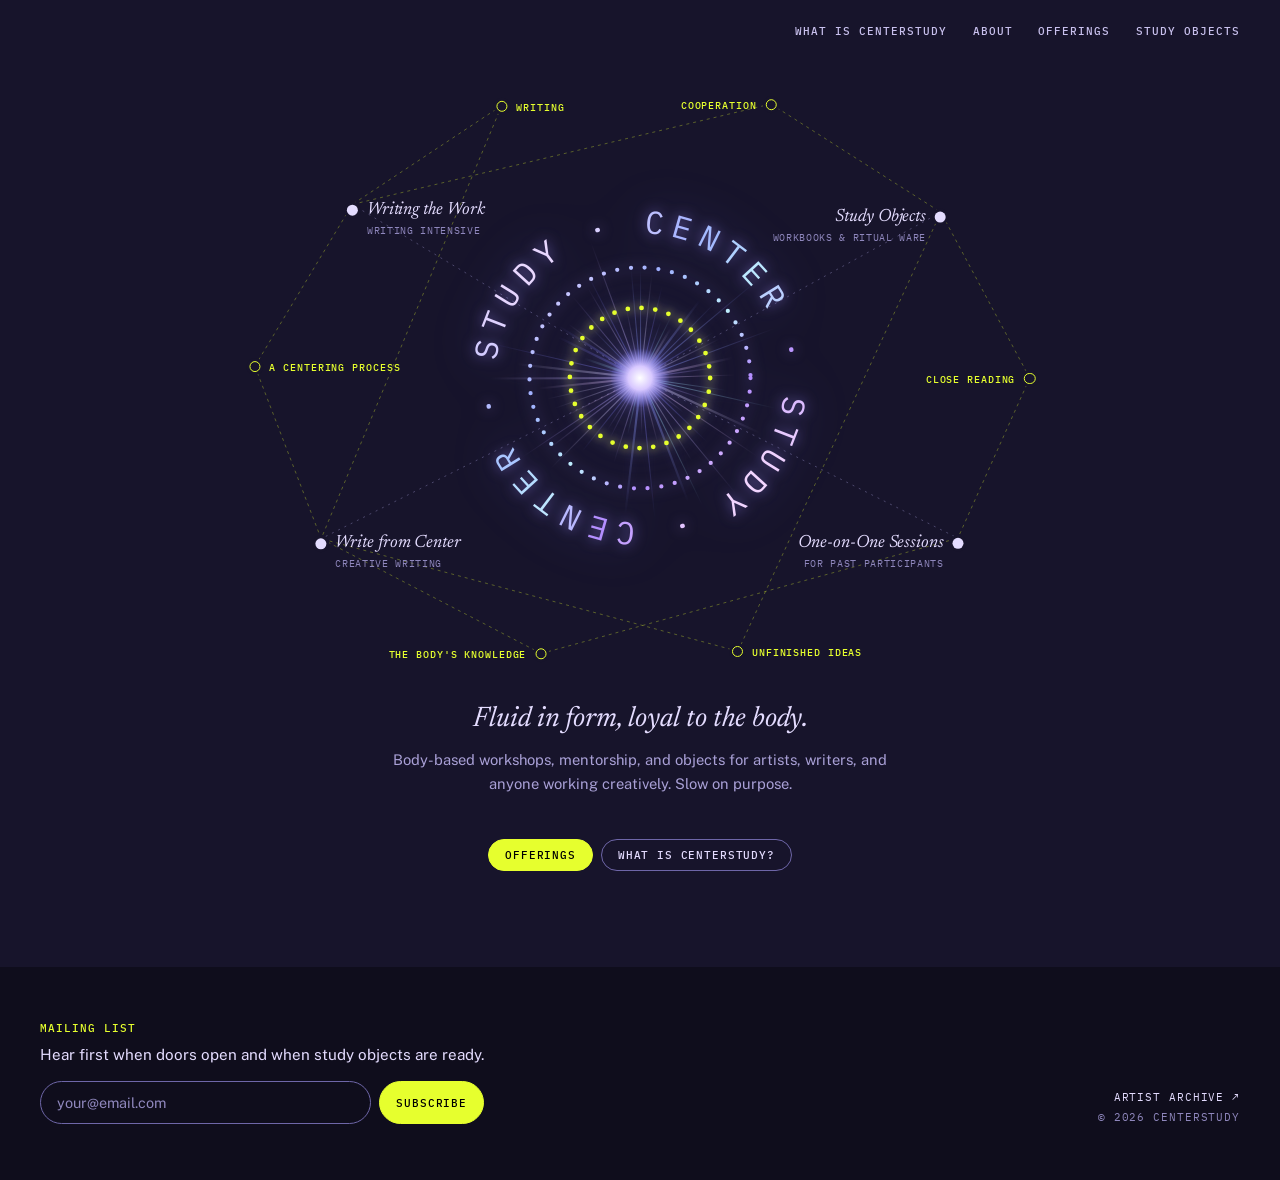
<file: index.html>
<!DOCTYPE html>
<html lang="en">
<head>
<meta charset="utf-8">
<meta name="viewport" content="width=device-width, initial-scale=1, viewport-fit=cover">
<title>centerstudy</title>
<meta name="description" content="Body-based workshops, mentorship, and objects for artists, writers, and anyone working creatively. Slow on purpose.">
<link rel="icon" href="assets/favicon.png">
<link rel="preconnect" href="https://fonts.googleapis.com">
<link rel="preconnect" href="https://fonts.gstatic.com" crossorigin>
<link rel="stylesheet" href="https://fonts.googleapis.com/css2?family=IBM+Plex+Mono:wght@400;500&family=Newsreader:ital,opsz,wght@0,6..72,400;0,6..72,500;1,6..72,400;1,6..72,500&family=Public+Sans:wght@400;500;600&display=swap">
<link rel="stylesheet" href="style.css?v=8">
</head>
<body>
<div class="page home">
<header class="top">
<nav class="topnav" aria-label="Pages">
<a href="what.html">What is centerstudy</a>
<a href="about.html">About</a>
<a href="offerings.html">Offerings</a>
<a href="objects.html">Study Objects</a>
</nav>
</header>
<main class="main">
<div class="orbit" aria-label="What centerstudy is made of"><svg class="orbit-lines" aria-hidden="true"><line class="spoke" data-a="center-mark" data-b="wtw"/><line class="spoke" data-a="center-mark" data-b="wfc"/><line class="spoke" data-a="center-mark" data-b="one"/><line class="spoke" data-a="center-mark" data-b="obj"/><line class="thread" data-a="writing" data-b="wtw"/><line class="thread" data-a="writing" data-b="wfc"/><line class="thread" data-a="center" data-b="wtw"/><line class="thread" data-a="center" data-b="wfc"/><line class="thread" data-a="coop" data-b="obj"/><line class="thread" data-a="coop" data-b="wtw"/><line class="thread" data-a="close" data-b="one"/><line class="thread" data-a="close" data-b="obj"/><line class="thread" data-a="body" data-b="one"/><line class="thread" data-a="body" data-b="wfc"/><line class="thread" data-a="unfinished" data-b="obj"/><line class="thread" data-a="unfinished" data-b="wfc"/></svg><div class="hero-mark"><div data-mark="hero" data-size="340" role="img" aria-label="centerstudy logo"></div></div><a class="node rec " data-k="wtw" data-x="15" data-y="21" href="offerings.html" style="left:15%;top:21%"><span class="dot"></span><span><span class="t">Writing the Work</span><span class="m">Writing intensive</span></span></a><a class="node rec " data-k="wfc" data-x="11" data-y="77" href="offerings.html" style="left:11%;top:77%"><span class="dot"></span><span><span class="t">Write from Center</span><span class="m">Creative writing</span></span></a><a class="node rec l" data-k="one" data-x="89" data-y="77" href="offerings.html" style="left:89%;top:77%"><span class="dot"></span><span><span class="t">One-on-One Sessions</span><span class="m">For past participants</span></span></a><a class="node rec l" data-k="obj" data-x="87" data-y="22" href="objects.html" style="left:87%;top:22%"><span class="dot"></span><span><span class="t">Study Objects</span><span class="m">Workbooks &amp; ritual ware</span></span></a><a class="node thread " data-k="writing" data-x="33" data-y="4" href="what.html" title="At its core are writing, a centering process, and cooperation." style="left:33%;top:4%"><span class="dot"></span><span class="t">Writing</span></a><a class="node thread l" data-k="coop" data-x="66" data-y="4" href="what.html" title="At its core are writing, a centering process, and cooperation." style="left:66%;top:4%"><span class="dot"></span><span class="t">Cooperation</span></a><a class="node thread " data-k="center" data-x="2.5" data-y="48" href="what.html" title="At its core are writing, a centering process, and cooperation." style="left:2.5%;top:48%"><span class="dot"></span><span class="t">A centering process</span></a><a class="node thread l" data-k="close" data-x="97.5" data-y="50" href="what.html" title="Close reading: of the work, of one another, and of what the body already knows." style="left:97.5%;top:50%"><span class="dot"></span><span class="t">Close reading</span></a><a class="node thread l" data-k="body" data-x="38" data-y="96" href="what.html" title="The body's knowledge and intuition." style="left:38%;top:96%"><span class="dot"></span><span class="t">The body's knowledge</span></a><a class="node thread " data-k="unfinished" data-x="62" data-y="96" href="what.html" title="Ideas that are imperfect and unfinished, because that is where the gems are." style="left:62%;top:96%"><span class="dot"></span><span class="t">Unfinished ideas</span></a></div>
<h1 class="headline">Fluid in form, loyal to the body.</h1>
<p class="lede">Body-based workshops, mentorship, and objects for artists, writers, and anyone working creatively. Slow on purpose.</p>
<div class="actions">
<a href="offerings.html" class="btn solid">Offerings</a>
<a href="what.html" class="btn">What is centerstudy?</a>
</div>
</main>
<footer class="foot" id="mailing-list">
<div class="signup">
<span class="label">Mailing list</span>
<p>Hear first when doors open and when study objects are ready.</p>
<form action="https://buttondown.com/api/emails/embed-subscribe/centerstudy" method="post" target="_blank" class="embeddable-buttondown-form">
<label for="bd-email" class="visually-hidden">Enter your email</label>
<input type="email" name="email" id="bd-email" class="field" required placeholder="your@email.com">
<button type="submit" class="btn solid">Subscribe</button>
</form>
</div>
<div class="foot-meta">
<a href="https://aminaross.info" target="_blank" rel="noopener">Artist archive &#8599;</a>
<span>&copy; 2026 centerstudy</span>
</div>
</footer>
</div>
<script src="constellation.js?v=8"></script>
<script src="logo.js?v=8"></script>
</body>
</html>
</file>
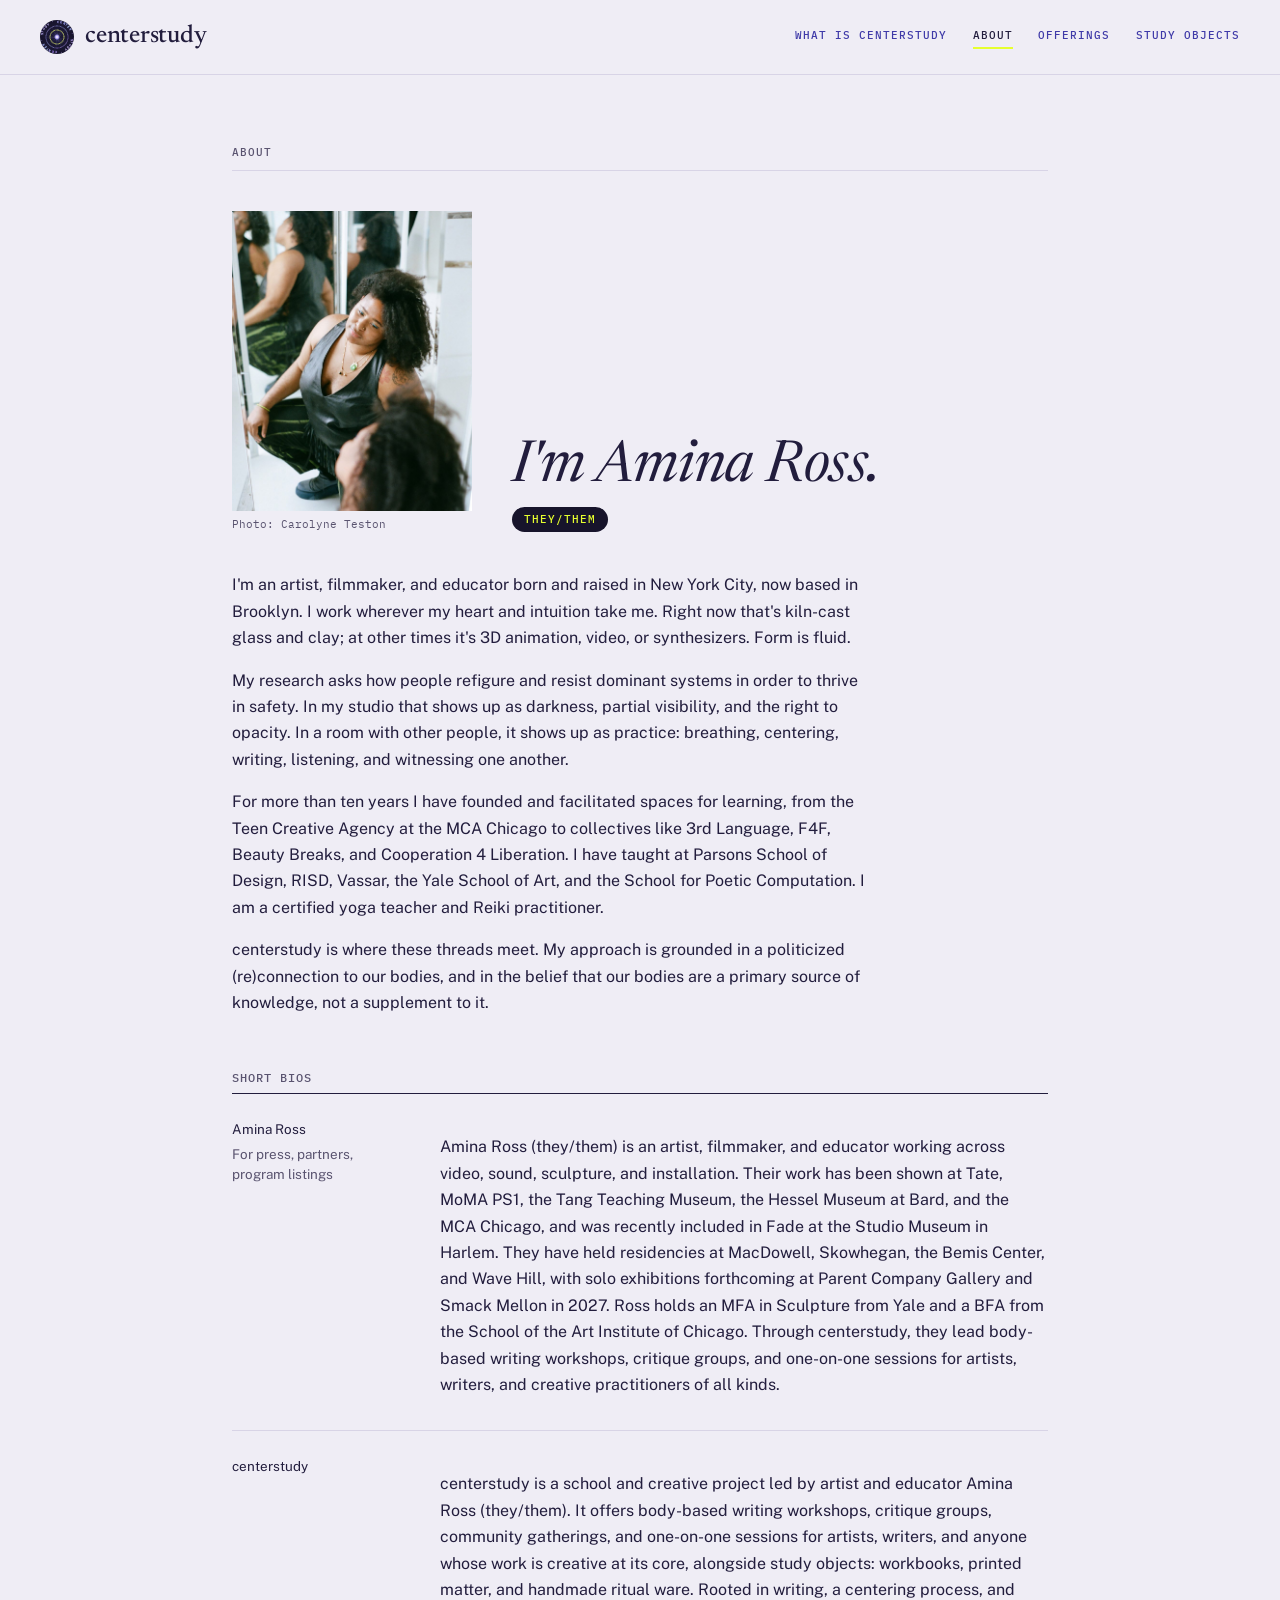
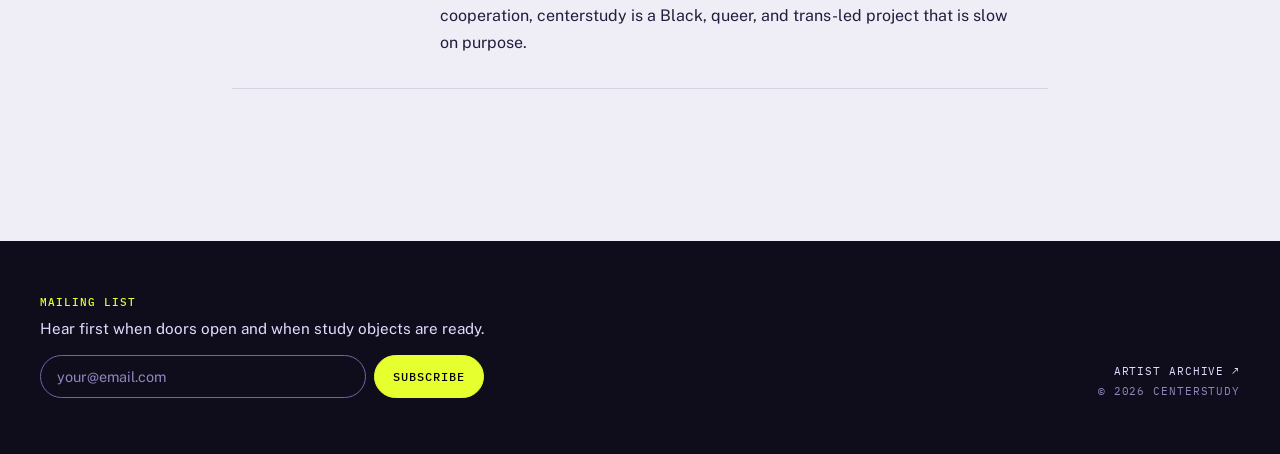
<file: about.html>
<!DOCTYPE html>
<html lang="en">
<head>
<meta charset="utf-8">
<meta name="viewport" content="width=device-width, initial-scale=1, viewport-fit=cover">
<title>About · centerstudy</title>
<meta name="description" content="Body-based workshops, mentorship, and objects for artists, writers, and anyone working creatively. Slow on purpose.">
<link rel="icon" href="assets/favicon.png">
<link rel="preconnect" href="https://fonts.googleapis.com">
<link rel="preconnect" href="https://fonts.gstatic.com" crossorigin>
<link rel="stylesheet" href="https://fonts.googleapis.com/css2?family=IBM+Plex+Mono:wght@400;500&family=Newsreader:ital,opsz,wght@0,6..72,400;0,6..72,500;1,6..72,400;1,6..72,500&family=Public+Sans:wght@400;500;600&display=swap">
<link rel="stylesheet" href="style.css?v=8">
</head>
<body>
<div class="page">
<header class="top">
<a class="brand" href="index.html"><span data-mark="small" data-size="34" data-disc="1" aria-hidden="true"></span><span>centerstudy</span></a>
<nav class="topnav" aria-label="Pages">
<a href="what.html">What is centerstudy</a>
<a href="about.html" aria-current="page">About</a>
<a href="offerings.html">Offerings</a>
<a href="objects.html">Study Objects</a>
</nav>
</header>
<main class="main">
<div class="pagebar"><h1 class="label">About</h1></div>
<div class="portrait-row">
<figure class="portrait"><img src="assets/amina-ross.jpg" alt="Amina Ross" width="994" height="1500"><figcaption>Photo: Carolyne Teston</figcaption></figure>
<div><h2 class="headline" style="margin-bottom:0">I'm Amina Ross.</h2><span class="pronouns">they/them</span></div>
</div>
<div class="prose">
<p>I'm an artist, filmmaker, and educator born and raised in New York City, now based in Brooklyn. I work wherever my heart and intuition take me. Right now that's kiln-cast glass and clay; at other times it's 3D animation, video, or synthesizers. Form is fluid.</p>
<p>My research asks how people refigure and resist dominant systems in order to thrive in safety. In my studio that shows up as darkness, partial visibility, and the right to opacity. In a room with other people, it shows up as practice: breathing, centering, writing, listening, and witnessing one another.</p>
<p>For more than ten years I have founded and facilitated spaces for learning, from the Teen Creative Agency at the MCA Chicago to collectives like 3rd Language, F4F, Beauty Breaks, and Cooperation 4 Liberation. I have taught at Parsons School of Design, RISD, Vassar, the Yale School of Art, and the School for Poetic Computation. I am a certified yoga teacher and Reiki practitioner.</p>
<p>centerstudy is where these threads meet. My approach is grounded in a politicized (re)connection to our bodies, and in the belief that our bodies are a primary source of knowledge, not a supplement to it.</p>
</div>
<section class="group" style="margin-top:3.5rem">
<h2 class="group-label">Short bios</h2>
<article class="record">
<div class="meta"><p>Amina Ross</p><p class="quiet">For press, partners, program listings</p></div>
<div class="body">
<div class="desc"><p>Amina Ross (they/them) is an artist, filmmaker, and educator working across video, sound, sculpture, and installation. Their work has been shown at Tate, MoMA PS1, the Tang Teaching Museum, the Hessel Museum at Bard, and the MCA Chicago, and was recently included in Fade at the Studio Museum in Harlem. They have held residencies at MacDowell, Skowhegan, the Bemis Center, and Wave Hill, with solo exhibitions forthcoming at Parent Company Gallery and Smack Mellon in 2027. Ross holds an MFA in Sculpture from Yale and a BFA from the School of the Art Institute of Chicago. Through centerstudy, they lead body-based writing workshops, critique groups, and one-on-one sessions for artists, writers, and creative practitioners of all kinds.</p></div>
</div>
</article>
<article class="record">
<div class="meta"><p>centerstudy</p></div>
<div class="body">
<div class="desc"><p>centerstudy is a school and creative project led by artist and educator Amina Ross (they/them). It offers body-based writing workshops, critique groups, community gatherings, and one-on-one sessions for artists, writers, and anyone whose work is creative at its core, alongside study objects: workbooks, printed matter, and handmade ritual ware. Rooted in writing, a centering process, and cooperation, centerstudy is a Black, queer, and trans-led project that is slow on purpose.</p></div>
</div>
</article>
</section>
</main>
<footer class="foot" id="mailing-list">
<div class="signup">
<span class="label">Mailing list</span>
<p>Hear first when doors open and when study objects are ready.</p>
<form action="https://buttondown.com/api/emails/embed-subscribe/centerstudy" method="post" target="_blank" class="embeddable-buttondown-form">
<label for="bd-email" class="visually-hidden">Enter your email</label>
<input type="email" name="email" id="bd-email" class="field" required placeholder="your@email.com">
<button type="submit" class="btn solid">Subscribe</button>
</form>
</div>
<div class="foot-meta">
<a href="https://aminaross.info" target="_blank" rel="noopener">Artist archive &#8599;</a>
<span>&copy; 2026 centerstudy</span>
</div>
</footer>
</div>
<script src="logo.js?v=8"></script>
</body>
</html>
</file>
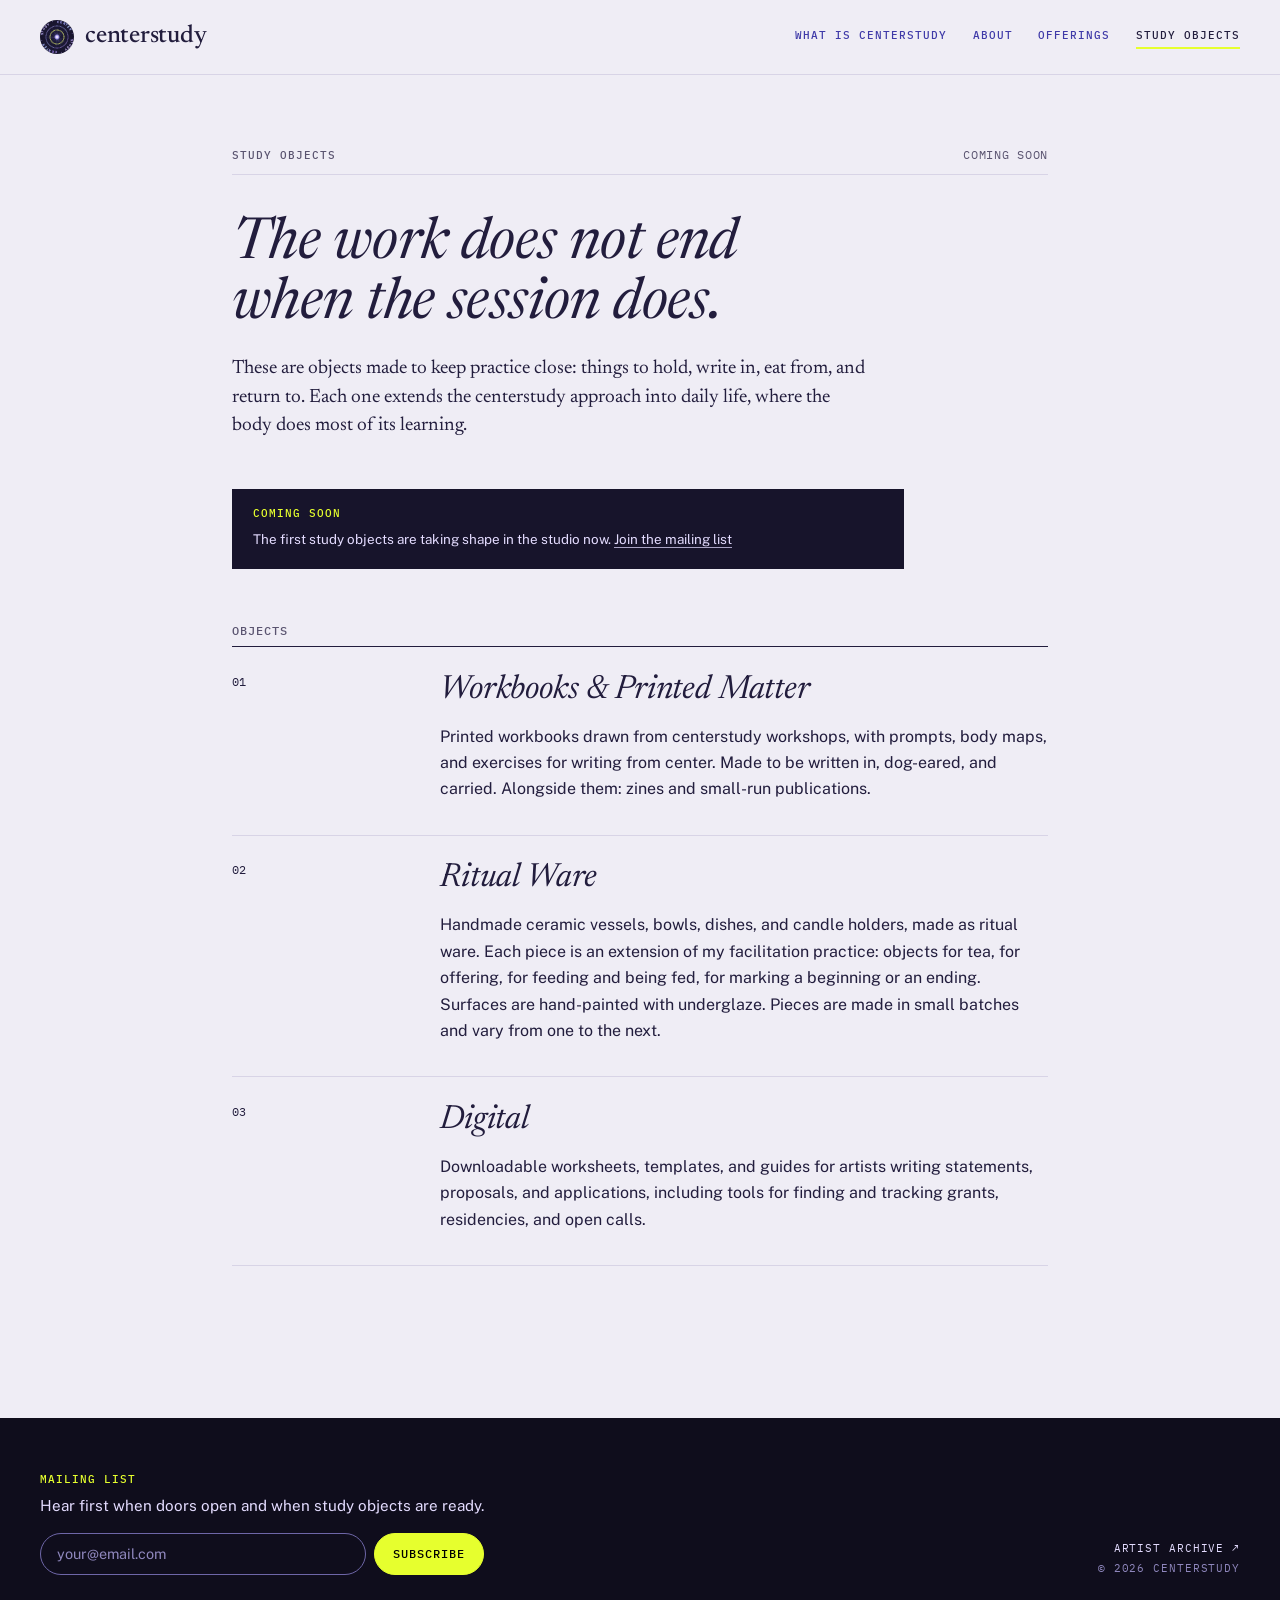
<file: objects.html>
<!DOCTYPE html>
<html lang="en">
<head>
<meta charset="utf-8">
<meta name="viewport" content="width=device-width, initial-scale=1, viewport-fit=cover">
<title>Study Objects · centerstudy</title>
<meta name="description" content="Body-based workshops, mentorship, and objects for artists, writers, and anyone working creatively. Slow on purpose.">
<link rel="icon" href="assets/favicon.png">
<link rel="preconnect" href="https://fonts.googleapis.com">
<link rel="preconnect" href="https://fonts.gstatic.com" crossorigin>
<link rel="stylesheet" href="https://fonts.googleapis.com/css2?family=IBM+Plex+Mono:wght@400;500&family=Newsreader:ital,opsz,wght@0,6..72,400;0,6..72,500;1,6..72,400;1,6..72,500&family=Public+Sans:wght@400;500;600&display=swap">
<link rel="stylesheet" href="style.css?v=8">
</head>
<body>
<div class="page">
<header class="top">
<a class="brand" href="index.html"><span data-mark="small" data-size="34" data-disc="1" aria-hidden="true"></span><span>centerstudy</span></a>
<nav class="topnav" aria-label="Pages">
<a href="what.html">What is centerstudy</a>
<a href="about.html">About</a>
<a href="offerings.html">Offerings</a>
<a href="objects.html" aria-current="page">Study Objects</a>
</nav>
</header>
<main class="main">
<div class="pagebar"><h1 class="label">Study Objects</h1><span class="status">Coming soon</span></div>
<h2 class="headline">The work does not end when the session does.</h2>
<p class="lede">These are objects made to keep practice close: things to hold, write in, eat from, and return to. Each one extends the centerstudy approach into daily life, where the body does most of its learning.</p>
<div class="note" style="margin-bottom:3.5rem">
<span class="label">Coming soon</span>
<p>The first study objects are taking shape in the studio now. <a href="#mailing-list">Join the mailing list</a></p>
</div>
<section class="group">
<h2 class="group-label">Objects</h2>
<article class="record">
<div class="meta"><p class="dates">01</p></div>
<div class="body">
<h3 class="title">Workbooks &amp; Printed Matter</h3>
<div class="desc"><p>Printed workbooks drawn from centerstudy workshops, with prompts, body maps, and exercises for writing from center. Made to be written in, dog-eared, and carried. Alongside them: zines and small-run publications.</p></div>
</div>
</article>
<article class="record">
<div class="meta"><p class="dates">02</p></div>
<div class="body">
<h3 class="title">Ritual Ware</h3>
<div class="desc"><p>Handmade ceramic vessels, bowls, dishes, and candle holders, made as ritual ware. Each piece is an extension of my facilitation practice: objects for tea, for offering, for feeding and being fed, for marking a beginning or an ending. Surfaces are hand-painted with underglaze. Pieces are made in small batches and vary from one to the next.</p></div>
</div>
</article>
<article class="record">
<div class="meta"><p class="dates">03</p></div>
<div class="body">
<h3 class="title">Digital</h3>
<div class="desc"><p>Downloadable worksheets, templates, and guides for artists writing statements, proposals, and applications, including tools for finding and tracking grants, residencies, and open calls.</p></div>
</div>
</article>
</section>
</main>
<footer class="foot" id="mailing-list">
<div class="signup">
<span class="label">Mailing list</span>
<p>Hear first when doors open and when study objects are ready.</p>
<form action="https://buttondown.com/api/emails/embed-subscribe/centerstudy" method="post" target="_blank" class="embeddable-buttondown-form">
<label for="bd-email" class="visually-hidden">Enter your email</label>
<input type="email" name="email" id="bd-email" class="field" required placeholder="your@email.com">
<button type="submit" class="btn solid">Subscribe</button>
</form>
</div>
<div class="foot-meta">
<a href="https://aminaross.info" target="_blank" rel="noopener">Artist archive &#8599;</a>
<span>&copy; 2026 centerstudy</span>
</div>
</footer>
</div>
<script src="logo.js?v=8"></script>
</body>
</html>
</file>
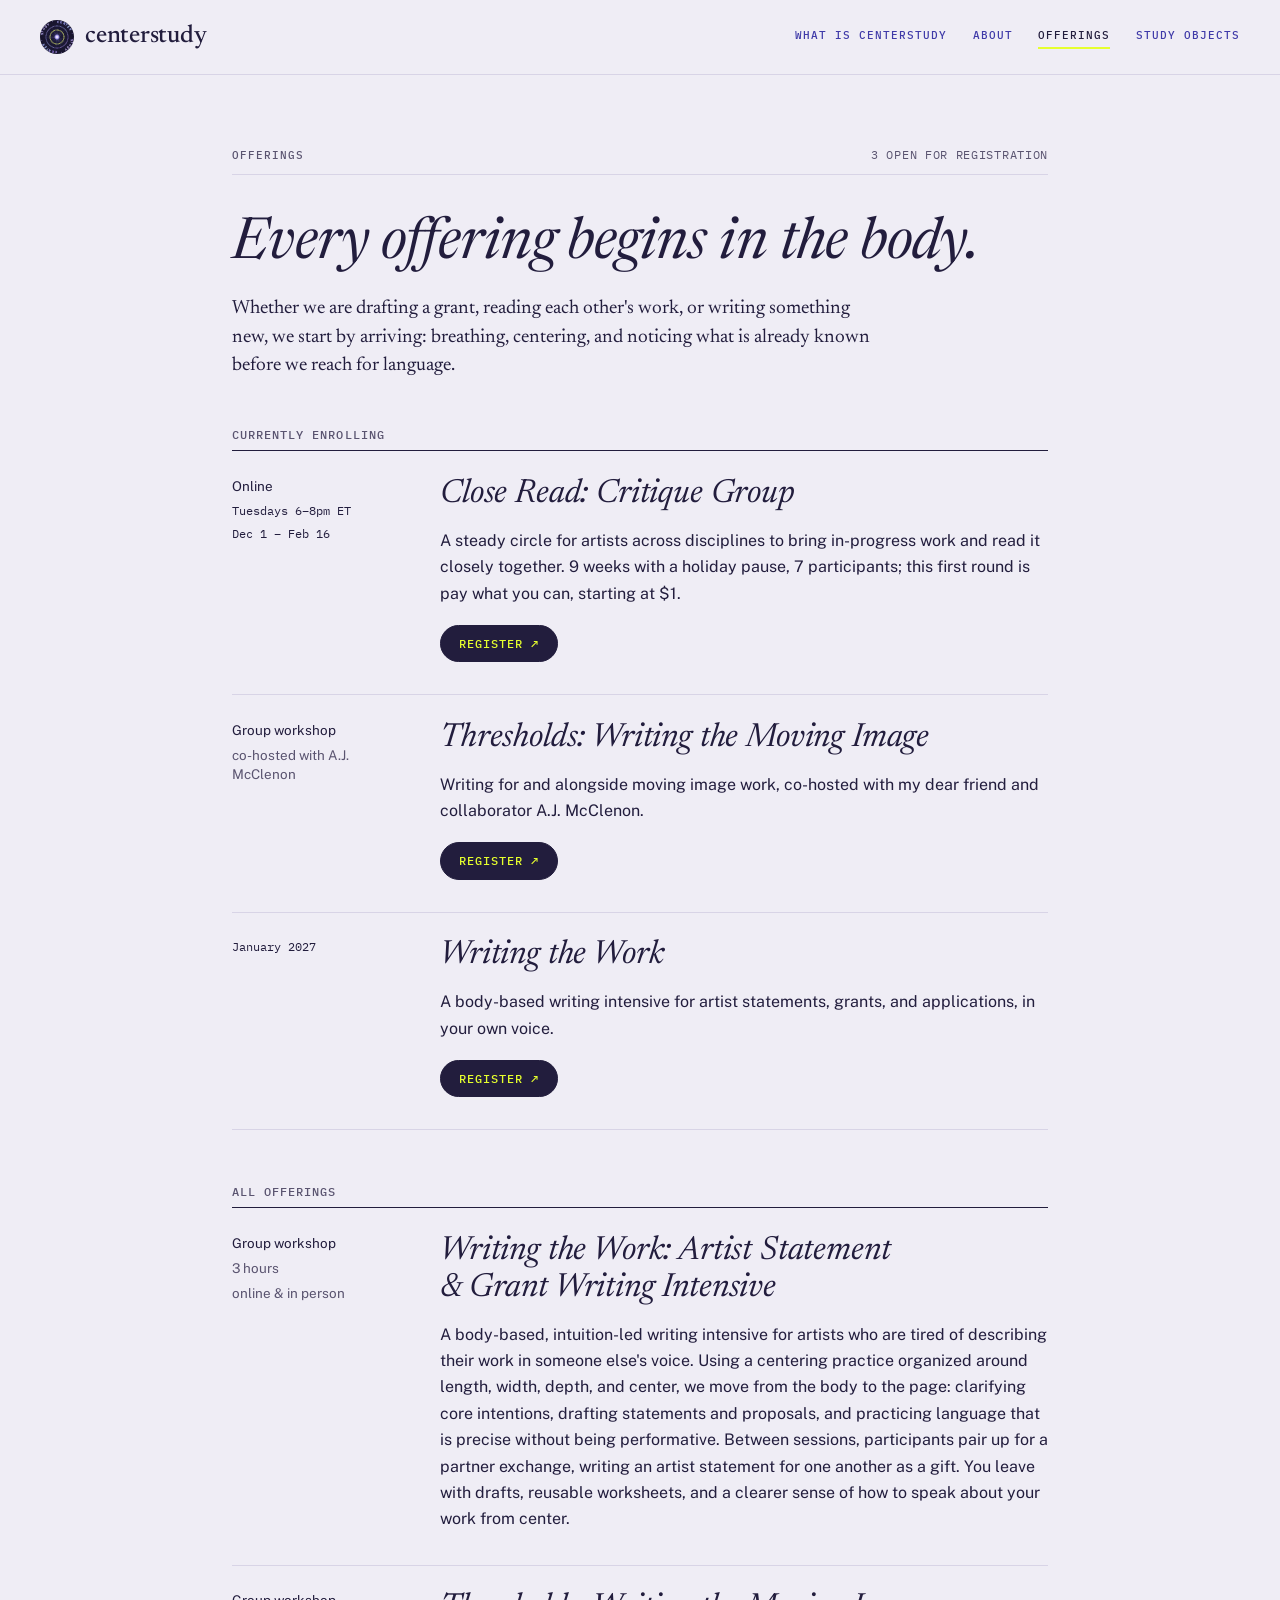
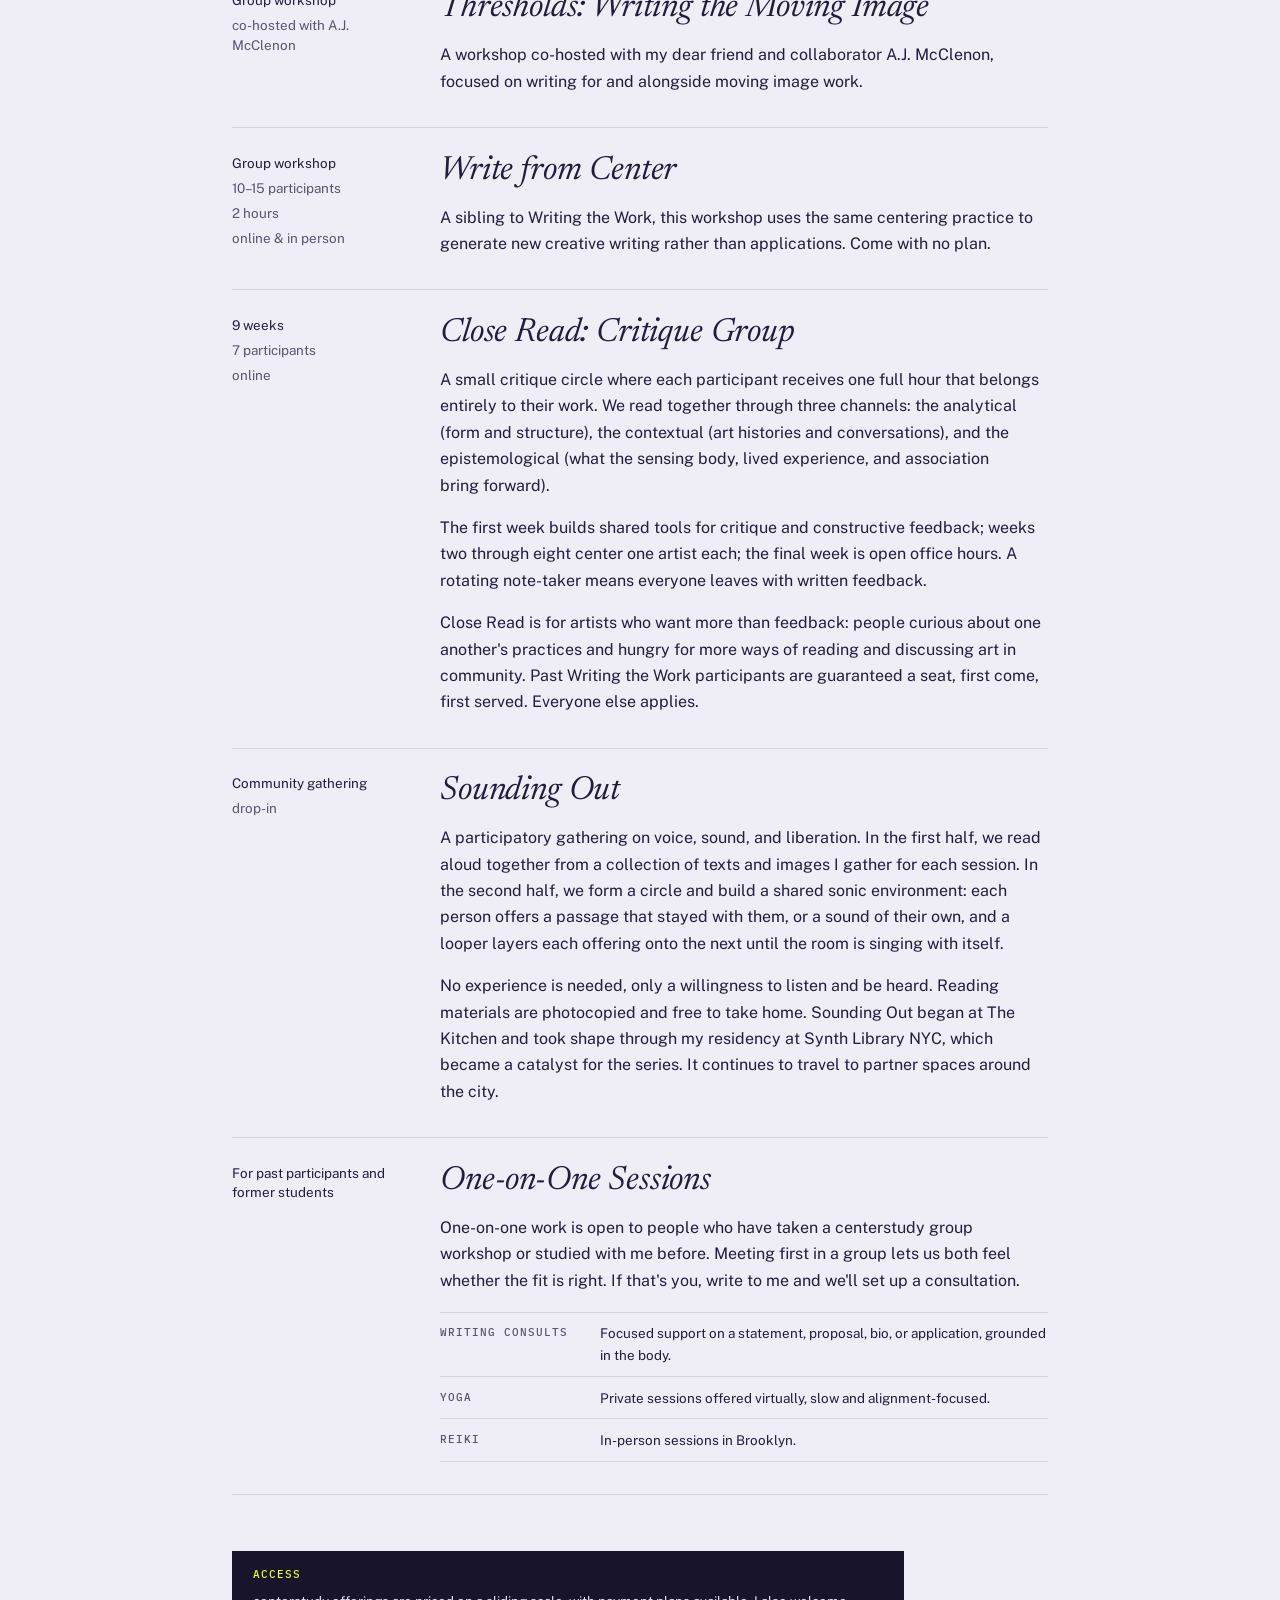
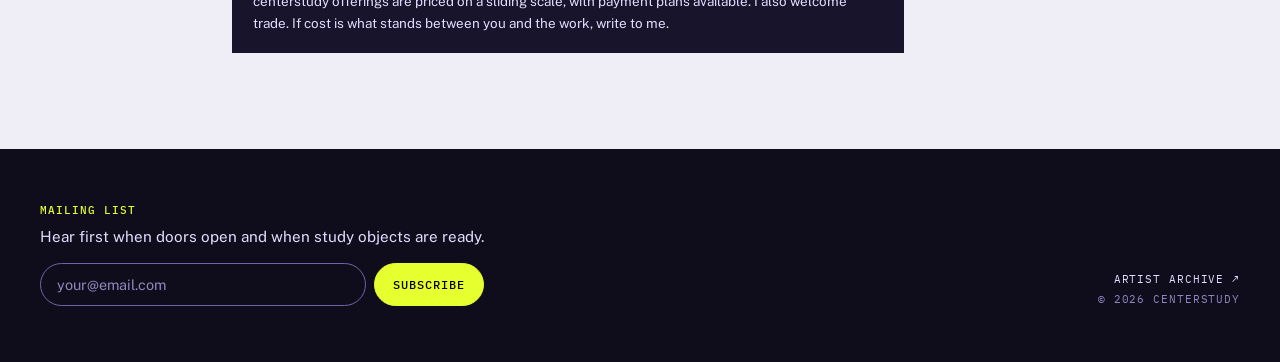
<file: offerings.html>
<!DOCTYPE html>
<html lang="en">
<head>
<meta charset="utf-8">
<meta name="viewport" content="width=device-width, initial-scale=1, viewport-fit=cover">
<title>Offerings · centerstudy</title>
<meta name="description" content="Body-based workshops, mentorship, and objects for artists, writers, and anyone working creatively. Slow on purpose.">
<link rel="icon" href="assets/favicon.png">
<link rel="preconnect" href="https://fonts.googleapis.com">
<link rel="preconnect" href="https://fonts.gstatic.com" crossorigin>
<link rel="stylesheet" href="https://fonts.googleapis.com/css2?family=IBM+Plex+Mono:wght@400;500&family=Newsreader:ital,opsz,wght@0,6..72,400;0,6..72,500;1,6..72,400;1,6..72,500&family=Public+Sans:wght@400;500;600&display=swap">
<link rel="stylesheet" href="style.css?v=8">
</head>
<body>
<div class="page">
<header class="top">
<a class="brand" href="index.html"><span data-mark="small" data-size="34" data-disc="1" aria-hidden="true"></span><span>centerstudy</span></a>
<nav class="topnav" aria-label="Pages">
<a href="what.html">What is centerstudy</a>
<a href="about.html">About</a>
<a href="offerings.html" aria-current="page">Offerings</a>
<a href="objects.html">Study Objects</a>
</nav>
</header>
<main class="main">
<div class="pagebar"><h1 class="label">Offerings</h1><span class="status">3 open for registration</span></div>
<h2 class="headline">Every offering begins in the body.</h2>
<p class="lede">Whether we are drafting a grant, reading each other's work, or writing something new, we start by arriving: breathing, centering, and noticing what is already known before we reach for language.</p>
<section class="group">
<h2 class="group-label">Currently enrolling</h2>
<article class="record">
<div class="meta"><p>Online</p><p class="dates">Tuesdays 6–8pm ET</p><p class="dates">Dec 1 – Feb 16</p></div>
<div class="body">
<h3 class="title">Close Read: Critique Group</h3>
<div class="desc"><p>A steady circle for artists across disciplines to bring in-progress work and read it closely together. 9 weeks with a holiday pause, 7 participants; this first round is pay what you can, starting at $1.</p></div>
<div class="actions"><a href="https://www.eventbrite.com/e/close-read-critique-group-tickets-2004155461937?aff=oddtdtcreator&amp;keep_tld=true" target="_blank" rel="noopener" class="btn solid">Register &#8599;</a></div>
</div>
</article>
<article class="record">
<div class="meta"><p>Group workshop</p><p class="quiet">co-hosted with A.J. McClenon</p></div>
<div class="body">
<h3 class="title">Thresholds: Writing the Moving Image</h3>
<div class="desc"><p>Writing for and alongside moving image work, co-hosted with my dear friend and collaborator A.J. McClenon.</p></div>
<div class="actions"><a href="https://www.eventbrite.com/e/thresholds-writing-the-moving-image-tickets-2004049461888" target="_blank" rel="noopener" class="btn solid">Register &#8599;</a></div>
</div>
</article>
<article class="record">
<div class="meta"><p class="dates">January 2027</p></div>
<div class="body">
<h3 class="title">Writing the Work</h3>
<div class="desc"><p>A body-based writing intensive for artist statements, grants, and applications, in your own voice.</p></div>
<div class="actions"><a href="https://www.eventbrite.com/e/writing-the-work-artist-statement-grant-writing-intensive-january-tickets-2004081262003" target="_blank" rel="noopener" class="btn solid">Register &#8599;</a></div>
</div>
</article>
</section>
<section class="group">
<h2 class="group-label">All offerings</h2>
<article class="record">
<div class="meta"><p>Group workshop</p><p class="quiet">3 hours</p><p class="quiet">online &amp; in person</p></div>
<div class="body">
<h3 class="title">Writing the Work: Artist Statement &amp; Grant Writing Intensive</h3>
<div class="desc"><p>A body-based, intuition-led writing intensive for artists who are tired of describing their work in someone else's voice. Using a centering practice organized around length, width, depth, and center, we move from the body to the page: clarifying core intentions, drafting statements and proposals, and practicing language that is precise without being performative. Between sessions, participants pair up for a partner exchange, writing an artist statement for one another as a gift. You leave with drafts, reusable worksheets, and a clearer sense of how to speak about your work from center.</p></div>
</div>
</article>
<article class="record">
<div class="meta"><p>Group workshop</p><p class="quiet">co-hosted with A.J. McClenon</p></div>
<div class="body">
<h3 class="title">Thresholds: Writing the Moving Image</h3>
<div class="desc"><p>A workshop co-hosted with my dear friend and collaborator A.J. McClenon, focused on writing for and alongside moving image work.</p></div>
</div>
</article>
<article class="record">
<div class="meta"><p>Group workshop</p><p class="quiet">10–15 participants</p><p class="quiet">2 hours</p><p class="quiet">online &amp; in person</p></div>
<div class="body">
<h3 class="title">Write from Center</h3>
<div class="desc"><p>A sibling to Writing the Work, this workshop uses the same centering practice to generate new creative writing rather than applications. Come with no plan.</p></div>
</div>
</article>
<article class="record">
<div class="meta"><p>9 weeks</p><p class="quiet">7 participants</p><p class="quiet">online</p></div>
<div class="body">
<h3 class="title">Close Read: Critique Group</h3>
<div class="desc"><p>A small critique circle where each participant receives one full hour that belongs entirely to their work. We read together through three channels: the analytical (form and structure), the contextual (art histories and conversations), and the epistemological (what the sensing body, lived experience, and association bring forward).</p><p>The first week builds shared tools for critique and constructive feedback; weeks two through eight center one artist each; the final week is open office hours. A rotating note-taker means everyone leaves with written feedback.</p><p>Close Read is for artists who want more than feedback: people curious about one another's practices and hungry for more ways of reading and discussing art in community. Past Writing the Work participants are guaranteed a seat, first come, first served. Everyone else applies.</p></div>
</div>
</article>
<article class="record">
<div class="meta"><p>Community gathering</p><p class="quiet">drop-in</p></div>
<div class="body">
<h3 class="title">Sounding Out</h3>
<div class="desc"><p>A participatory gathering on voice, sound, and liberation. In the first half, we read aloud together from a collection of texts and images I gather for each session. In the second half, we form a circle and build a shared sonic environment: each person offers a passage that stayed with them, or a sound of their own, and a looper layers each offering onto the next until the room is singing with itself.</p><p>No experience is needed, only a willingness to listen and be heard. Reading materials are photocopied and free to take home. Sounding Out began at The Kitchen and took shape through my residency at Synth Library NYC, which became a catalyst for the series. It continues to travel to partner spaces around the city.</p></div>
</div>
</article>
<article class="record">
<div class="meta"><p>For past participants and former students</p></div>
<div class="body">
<h3 class="title">One-on-One Sessions</h3>
<div class="desc"><p>One-on-one work is open to people who have taken a centerstudy group workshop or studied with me before. Meeting first in a group lets us both feel whether the fit is right. If that's you, write to me and we'll set up a consultation.</p><ul class="list"><li><span class="k">Writing consults</span><span>Focused support on a statement, proposal, bio, or application, grounded in the body.</span></li><li><span class="k">Yoga</span><span>Private sessions offered virtually, slow and alignment-focused.</span></li><li><span class="k">Reiki</span><span>In-person sessions in Brooklyn.</span></li></ul></div>
</div>
</article>
</section>
<div class="note">
<span class="label">Access</span>
<p>centerstudy offerings are priced on a sliding scale, with payment plans available. I also welcome trade. If cost is what stands between you and the work, write to me.</p>
</div>
</main>
<footer class="foot" id="mailing-list">
<div class="signup">
<span class="label">Mailing list</span>
<p>Hear first when doors open and when study objects are ready.</p>
<form action="https://buttondown.com/api/emails/embed-subscribe/centerstudy" method="post" target="_blank" class="embeddable-buttondown-form">
<label for="bd-email" class="visually-hidden">Enter your email</label>
<input type="email" name="email" id="bd-email" class="field" required placeholder="your@email.com">
<button type="submit" class="btn solid">Subscribe</button>
</form>
</div>
<div class="foot-meta">
<a href="https://aminaross.info" target="_blank" rel="noopener">Artist archive &#8599;</a>
<span>&copy; 2026 centerstudy</span>
</div>
</footer>
</div>
<script src="logo.js?v=8"></script>
</body>
</html>
</file>
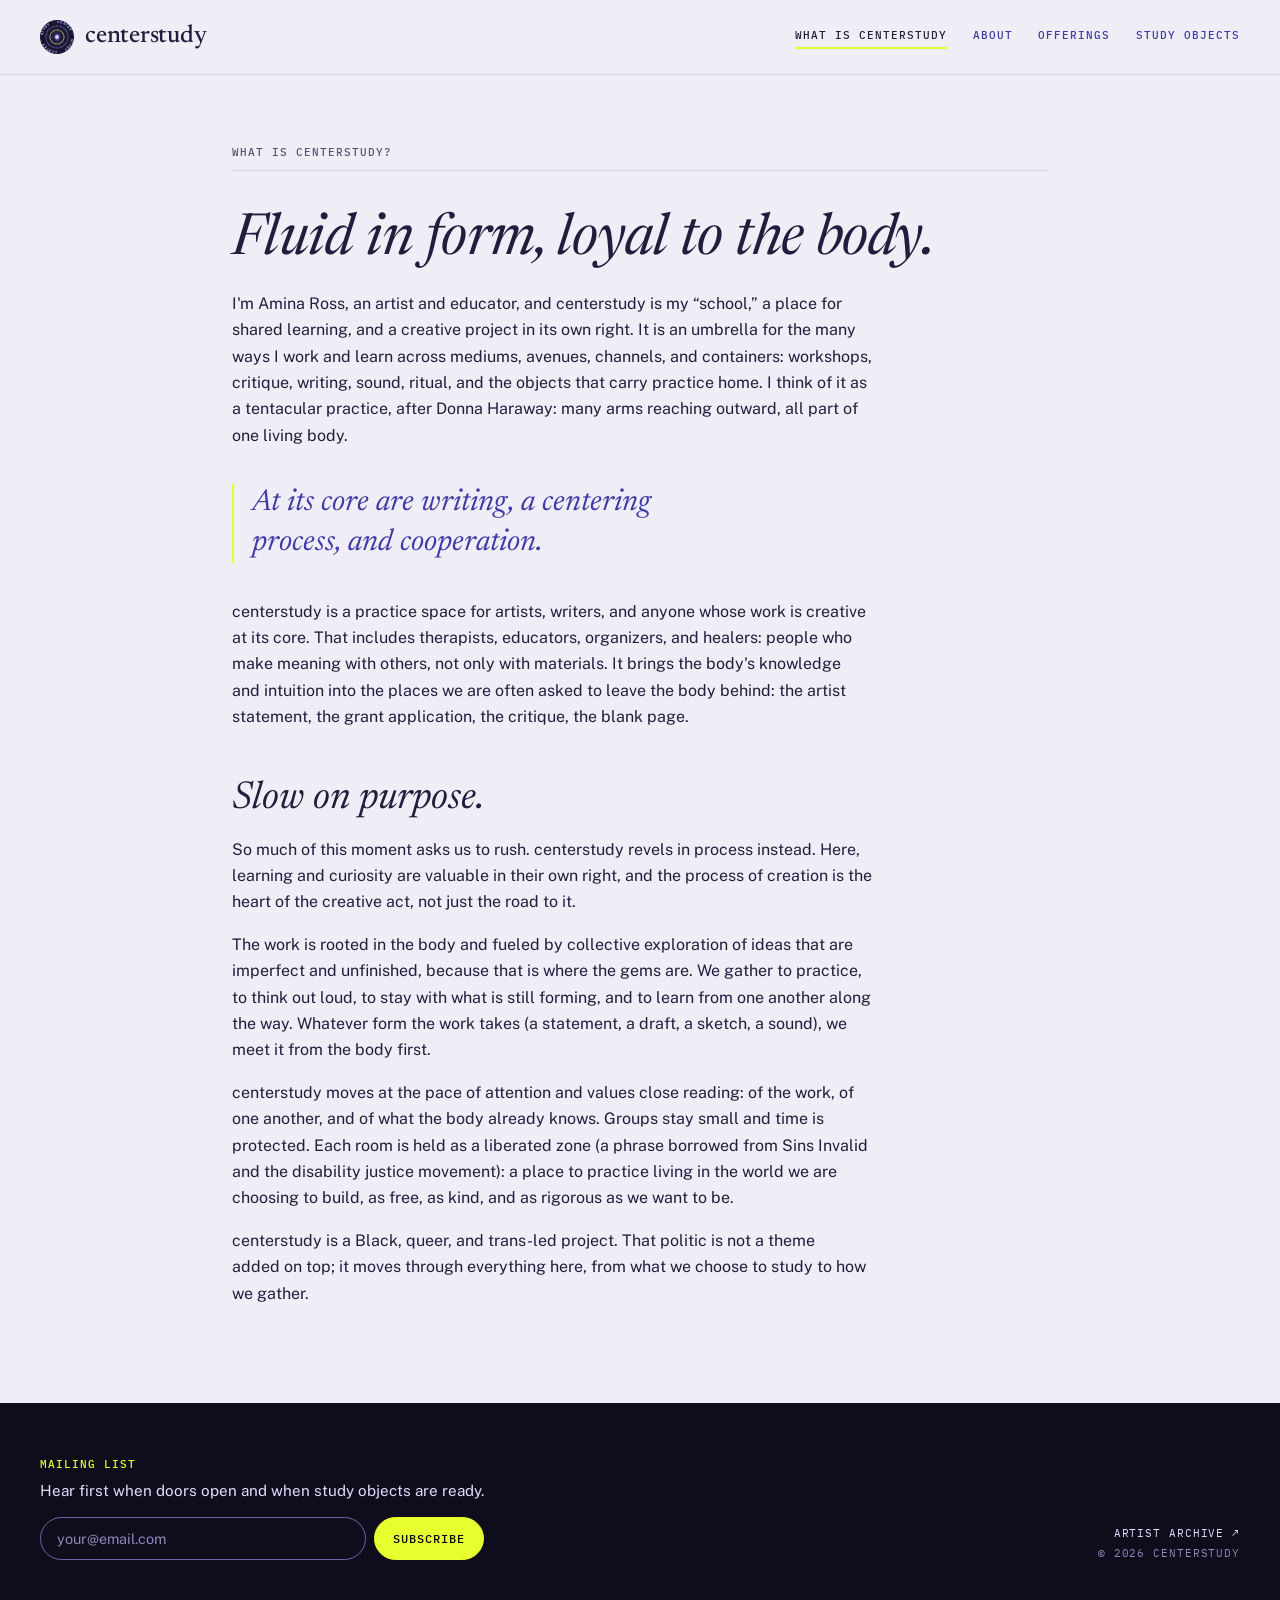
<file: what.html>
<!DOCTYPE html>
<html lang="en">
<head>
<meta charset="utf-8">
<meta name="viewport" content="width=device-width, initial-scale=1, viewport-fit=cover">
<title>What is centerstudy · centerstudy</title>
<meta name="description" content="Body-based workshops, mentorship, and objects for artists, writers, and anyone working creatively. Slow on purpose.">
<link rel="icon" href="assets/favicon.png">
<link rel="preconnect" href="https://fonts.googleapis.com">
<link rel="preconnect" href="https://fonts.gstatic.com" crossorigin>
<link rel="stylesheet" href="https://fonts.googleapis.com/css2?family=IBM+Plex+Mono:wght@400;500&family=Newsreader:ital,opsz,wght@0,6..72,400;0,6..72,500;1,6..72,400;1,6..72,500&family=Public+Sans:wght@400;500;600&display=swap">
<link rel="stylesheet" href="style.css?v=8">
</head>
<body>
<div class="page">
<header class="top">
<a class="brand" href="index.html"><span data-mark="small" data-size="34" data-disc="1" aria-hidden="true"></span><span>centerstudy</span></a>
<nav class="topnav" aria-label="Pages">
<a href="what.html" aria-current="page">What is centerstudy</a>
<a href="about.html">About</a>
<a href="offerings.html">Offerings</a>
<a href="objects.html">Study Objects</a>
</nav>
</header>
<main class="main">
<div class="pagebar"><h1 class="label">What is centerstudy?</h1></div>
<h2 class="headline">Fluid in form, loyal to the body.</h2>
<div class="prose">
<p>I'm Amina Ross, an artist and educator, and centerstudy is my “school,” a place for shared learning, and a creative project in its own right. It is an umbrella for the many ways I work and learn across mediums, avenues, channels, and containers: workshops, critique, writing, sound, ritual, and the objects that carry practice home. I think of it as a tentacular practice, after Donna Haraway: many arms reaching outward, all part of one living body.</p>
</div>
<p class="pull">At its core are writing, a centering process, and cooperation.</p>
<div class="prose">
<p>centerstudy is a practice space for artists, writers, and anyone whose work is creative at its core. That includes therapists, educators, organizers, and healers: people who make meaning with others, not only with materials. It brings the body's knowledge and intuition into the places we are often asked to leave the body behind: the artist statement, the grant application, the critique, the blank page.</p>
</div>
<h2 class="subhead">Slow on purpose.</h2>
<div class="prose">
<p>So much of this moment asks us to rush. centerstudy revels in process instead. Here, learning and curiosity are valuable in their own right, and the process of creation is the heart of the creative act, not just the road to it.</p>
<p>The work is rooted in the body and fueled by collective exploration of ideas that are imperfect and unfinished, because that is where the gems are. We gather to practice, to think out loud, to stay with what is still forming, and to learn from one another along the way. Whatever form the work takes (a statement, a draft, a sketch, a sound), we meet it from the body first.</p>
<p>centerstudy moves at the pace of attention and values close reading: of the work, of one another, and of what the body already knows. Groups stay small and time is protected. Each room is held as a liberated zone (a phrase borrowed from Sins Invalid and the disability justice movement): a place to practice living in the world we are choosing to build, as free, as kind, and as rigorous as we want to be.</p>
<p>centerstudy is a Black, queer, and trans-led project. That politic is not a theme added on top; it moves through everything here, from what we choose to study to how we gather.</p>
</div>
</main>
<footer class="foot" id="mailing-list">
<div class="signup">
<span class="label">Mailing list</span>
<p>Hear first when doors open and when study objects are ready.</p>
<form action="https://buttondown.com/api/emails/embed-subscribe/centerstudy" method="post" target="_blank" class="embeddable-buttondown-form">
<label for="bd-email" class="visually-hidden">Enter your email</label>
<input type="email" name="email" id="bd-email" class="field" required placeholder="your@email.com">
<button type="submit" class="btn solid">Subscribe</button>
</form>
</div>
<div class="foot-meta">
<a href="https://aminaross.info" target="_blank" rel="noopener">Artist archive &#8599;</a>
<span>&copy; 2026 centerstudy</span>
</div>
</footer>
</div>
<script src="logo.js?v=8"></script>
</body>
</html>
</file>
<file: style.css>
/* centerstudy, November 2026 edit.
   Shares its type system with the Amina Ross archive: Newsreader italic
   for titles, Public Sans for reading, IBM Plex Mono for small labels,
   thin rules and the record rhythm (details left, title right).
   Keeps centerstudy's own ground: lavender paper, deep violet night,
   neon yellow for what is current. */
:root {
  --serif: "Newsreader", "Iowan Old Style", Georgia, serif;
  --sans: "Public Sans", "Helvetica Neue", Arial, system-ui, sans-serif;
  --mono: "IBM Plex Mono", ui-monospace, "SFMono-Regular", Menlo, monospace;
  --accent: #e6ff2e;
  --night: #17142b;
  --night-2: #0f0d1c;
  --lilac: #e4dcff;
  --lilac-2: #c9c1ee;
  --violet: #b9a6ff;
  --step--1: 0.84rem;
  --step-1: 1.2rem;
}
*, *::before, *::after { box-sizing: border-box; }
html { -webkit-text-size-adjust: 100%; }
body { margin: 0; background: var(--night-2); }
img { max-width: 100%; display: block; }
p { margin: 0 0 1em; }
p:last-child { margin-bottom: 0; }
::selection { background: var(--accent); color: #000; }
:focus-visible { outline: 2px solid var(--accent); outline-offset: 2px; }
.visually-hidden { position: absolute; width: 1px; height: 1px; overflow: hidden; clip: rect(0 0 0 0); white-space: nowrap; }

.page {
  min-height: 100vh;
  display: flex;
  flex-direction: column;
  background: var(--paper);
  color: var(--ink);
  font: 400 1rem/1.65 var(--sans);
}
.page a { color: inherit; text-decoration-color: var(--rule-strong); text-underline-offset: 0.2em; text-decoration-thickness: 1px; }
.page a:hover { color: var(--hover); text-decoration-color: currentColor; }

/* header */
.top {
  display: flex;
  justify-content: space-between;
  align-items: center;
  flex-wrap: wrap;
  gap: 1rem 2rem;
  padding: 1.25rem max(16px, 2.5rem);
  border-bottom: 1px solid var(--rule);
}
.home .top { justify-content: flex-end; border-bottom-color: transparent; }
.brand { display: inline-flex; align-items: center; gap: 0.7rem; text-decoration: none; font: 500 1.55rem/1 var(--serif); letter-spacing: -0.01em; }
.topnav { display: flex; flex-wrap: wrap; gap: 0.4rem 1.6rem; }
.topnav a {
  font: 500 0.7rem/1 var(--mono);
  text-transform: uppercase;
  letter-spacing: 0.09em;
  text-decoration: none;
  color: var(--nav);
  padding: 0.35rem 0;
  border-bottom: 2px solid transparent;
}
.topnav a:hover { color: var(--hover); }
.topnav a[aria-current="page"] { color: var(--current); border-bottom-color: var(--current-line); }

/* main column */
.main { width: 100%; max-width: 54rem; margin: 0 auto; padding: 4.5rem max(16px, 1.5rem) 6rem; flex: 1; }
.label {
  display: block;
  margin: 0 0 0.5rem;
  font: 500 0.68rem/1 var(--mono);
  text-transform: uppercase;
  letter-spacing: 0.09em;
  color: var(--quiet);
}
.pagebar { display: flex; justify-content: space-between; align-items: baseline; flex-wrap: wrap; gap: 0.5rem 1.5rem; padding-bottom: 0.75rem; margin-bottom: 2.5rem; border-bottom: 1px solid var(--rule); }
.pagebar .label { margin: 0; }
.status { font: 400 0.72rem var(--mono); color: var(--quiet); text-transform: uppercase; letter-spacing: 0.06em; }

.headline { margin: 0 0 1.25rem; color: var(--display); font: italic 400 clamp(2.4rem, 4.6vw, 3.6rem)/1.04 var(--serif); letter-spacing: -0.01em; text-wrap: balance; }
.lede { margin: 0 0 3rem; max-width: 40rem; font: 400 var(--step-1)/1.5 var(--serif); text-wrap: pretty; }
.prose { max-width: 40rem; text-wrap: pretty; }
.pull { margin: 2.2rem 0; padding-left: 1.1rem; border-left: 2px solid var(--pull-line); color: var(--pull); font: italic 400 clamp(1.45rem, 2.5vw, 1.9rem)/1.3 var(--serif); max-width: 38rem; text-wrap: balance; }
.subhead { margin: 3rem 0 1rem; color: var(--display); font: italic 400 clamp(1.8rem, 3vw, 2.5rem)/1.1 var(--serif); }

.group { display: grid; margin-bottom: 3.5rem; }
.group-label { margin: 0; font: 500 0.72rem/1 var(--mono); letter-spacing: 0.09em; text-transform: uppercase; color: var(--quiet); padding-bottom: 0.6rem; border-bottom: 1px solid var(--ink); }
.record { display: grid; grid-template-columns: 11rem minmax(0, 1fr); gap: 2rem; padding: 1.6rem 0 2rem; border-bottom: 1px solid var(--rule); }
.meta { font-size: var(--step--1); line-height: 1.45; display: grid; gap: 0.35rem; align-content: start; }
.meta p { margin: 0; }
.meta .dates { font-family: var(--mono); font-size: 0.74rem; font-variant-numeric: tabular-nums; }
.meta .quiet { color: var(--quiet); }
.body { min-width: 0; }
.title { margin: 0; color: var(--display); font: italic 400 clamp(1.6rem, 2.6vw, 2.15rem)/1.1 var(--serif); text-wrap: balance; letter-spacing: -0.005em; }
.desc { margin-top: 0.9rem; text-wrap: pretty; }
.actions { margin-top: 1.1rem; display: flex; flex-wrap: wrap; gap: 0.5rem; }
.list { list-style: none; margin: 1.1rem 0 0; padding: 0; border-top: 1px solid var(--rule); }
.list li { display: grid; grid-template-columns: 9rem minmax(0, 1fr); gap: 1rem; padding: 0.6rem 0; border-bottom: 1px solid var(--rule); font-size: var(--step--1); }
.list .k { font: 500 0.68rem/1.9 var(--mono); text-transform: uppercase; letter-spacing: 0.09em; color: var(--quiet); }

.btn {
  display: inline-flex; align-items: center; justify-content: center; gap: 0.4rem;
  font: 500 0.72rem/1 var(--mono); text-transform: uppercase; letter-spacing: 0.08em;
  color: var(--ink); background: none; border: 1px solid var(--rule-strong); border-radius: 999px;
  padding: 0.75rem 1.15rem; text-decoration: none; cursor: pointer; white-space: nowrap;
  transition: background-color 0.2s ease, color 0.2s ease, border-color 0.2s ease;
}
.page .btn { text-decoration: none; }
.btn:hover { color: var(--hover); border-color: var(--hover); }
.btn.solid { background: var(--btn-bg); color: var(--btn-ink); border-color: var(--btn-bg); }
.page .btn.solid:hover { background: var(--accent); border-color: var(--accent); color: #000; }

.note { border: 1px solid var(--note-line); background: var(--note-bg); color: var(--note-ink); padding: 1.1rem 1.25rem; max-width: 42rem; }
.note .label { margin-bottom: 0.6rem; color: var(--note-label); }
.note p { font-size: var(--step--1); }

/* about */
.portrait-row { display: grid; grid-template-columns: 15rem minmax(0, 1fr); gap: 2.5rem; align-items: end; margin-bottom: 2.5rem; }
.portrait { margin: 0; }
.portrait img { width: 100%; height: auto; aspect-ratio: 4 / 5; object-fit: cover; object-position: 50% 45%; }
.portrait figcaption { margin-top: 0.4rem; font: 400 0.68rem/1.4 var(--mono); color: var(--quiet); }
.pronouns { display: inline-block; margin-top: 0.6rem; font: 500 0.68rem/1 var(--mono); text-transform: uppercase; letter-spacing: 0.09em; color: var(--accent); background: var(--night); border-radius: 999px; padding: 0.45rem 0.75rem; }

/* home: the night ground with the mark at the center */
.page.home { --paper: var(--night); --ink: var(--lilac); --quiet: #8f87bd; --rule: #2f2857; --rule-strong: #6e66a8; --display: var(--accent); --nav: var(--lilac-2); --hover: var(--accent); --current: var(--accent); --current-line: var(--accent); --btn-bg: var(--accent); --btn-ink: #000; }
.home .main { display: flex; flex-direction: column; align-items: center; justify-content: center; text-align: center; padding-top: 1rem; }
.home .headline { font-size: clamp(1.9rem, 3.4vw, 2.6rem); }
.home .lede { margin-inline: auto; margin-bottom: 2rem; color: var(--lilac-2); }
.home .actions { justify-content: center; }
.hero-mark { margin-bottom: 2.25rem; }

/* footer: mailing list on the night ground */
.foot { background: var(--night-2); color: var(--lilac); padding: 3.5rem max(16px, 2.5rem); display: flex; flex-wrap: wrap; justify-content: space-between; align-items: flex-end; gap: 2.5rem; }
.foot .label { color: var(--accent); }
.signup { max-width: 28rem; }
.signup p { font-size: 0.95rem; color: var(--lilac); margin-bottom: 0.9rem; }
.signup form { display: flex; flex-wrap: wrap; gap: 0.5rem; margin: 0; }
.field { flex: 1; min-width: 12rem; font: 400 0.9rem/1.4 var(--sans); color: var(--lilac); background: transparent; border: 1px solid #6e66a8; border-radius: 999px; padding: 0.65rem 1rem; }
.field::placeholder { color: #8f87bd; }
.field:focus { border-color: var(--accent); outline: none; }
.foot .btn.solid { background: var(--accent); border-color: var(--accent); color: #000; }
.foot .btn.solid:hover { background: var(--lilac); border-color: var(--lilac); }
.foot-meta { display: flex; flex-direction: column; align-items: flex-end; gap: 0.4rem; font: 400 0.7rem var(--mono); text-transform: uppercase; letter-spacing: 0.08em; color: #8f87bd; }
.foot-meta a { color: var(--lilac); text-decoration: none; }
.foot-meta a:hover { color: var(--accent); }

/* logo motion: the ring turns slowly and the letters drift apart and gather again */
@keyframes csSpin { to { transform: rotate(360deg); } }
.cs-spin { animation: csSpin 180s linear infinite; }
@keyframes csRadiate { 0%, 6% { transform: translate(0, 0) rotate(0); opacity: 1; } 40%, 55% { transform: translate(var(--dx), var(--dy)) rotate(var(--r)); opacity: .75; } 90%, 100% { transform: translate(0, 0) rotate(0); opacity: 1; } }
.cs-letter { transform-box: fill-box; transform-origin: center; animation: csRadiate 20s ease-in-out infinite; }

@media (max-width: 620px) {
  .record, .portrait-row { grid-template-columns: minmax(0, 1fr); gap: 0.9rem; }
  .portrait { max-width: 15rem; }
  .list li { grid-template-columns: minmax(0, 1fr); gap: 0.1rem; }
  .main { padding-top: 2.5rem; }
  .foot-meta { align-items: flex-start; }
}
@media (prefers-reduced-motion: reduce) { .cs-spin, .cs-letter { animation: none; } .btn { transition: none; } }
@media (prefers-reduced-motion: no-preference) { html { scroll-behavior: smooth; } }
/* Draft A, "Paper and night": lavender paper for reading, the night ground for the home page and footer. */
.page { --paper: #efedf5; --ink: #221d3d; --quiet: #5a5470; --rule: #d8d4e6; --rule-strong: #a9a3c4; --display: #221d3d; --nav: #3f3aa8; --hover: #3f3aa8; --current: #221d3d; --current-line: var(--accent); --pull: #3f3aa8; --pull-line: var(--accent); --btn-bg: #221d3d; --btn-ink: var(--accent); --note-bg: var(--night); --note-ink: var(--lilac); --note-line: var(--night); --note-label: var(--accent); }
.page .group-label { border-bottom-color: #221d3d; }
/* Draft C, "Constellation home": the archive's constellation, redrawn in violet.
   Records (white dots, italic titles) are the lasting offerings; threads
   (yellow rings, small capitals) are what centerstudy is made of. The points
   breathe outward and gather again with the letters of the mark. */
.orbit { position: relative; width: 100%; max-width: 66rem; height: clamp(31rem, 66vh, 42rem); margin: 0 auto 1.75rem; }
.orbit-lines { position: absolute; inset: 0; width: 100%; height: 100%; overflow: visible; pointer-events: none; }
.orbit-lines line { stroke-width: 1; }
.orbit-lines .spoke { stroke: #8f87bd; stroke-opacity: 0.45; stroke-dasharray: 2 5; }
.orbit-lines .thread { stroke: var(--accent); stroke-opacity: 0.32; stroke-dasharray: 3 4; }
.orbit .hero-mark { position: absolute; left: 50%; top: 50%; transform: translate(-50%, -50%); margin: 0; }
.node { position: absolute; display: flex; align-items: flex-start; gap: 0.55rem; text-decoration: none; text-align: left; width: max-content; max-width: 15rem; margin: -0.35rem 0 0 -0.35rem; will-change: transform; }
.node.l { flex-direction: row-reverse; text-align: right; translate: calc(-100% + 0.7rem) 0; }
.node .dot { flex: none; width: 0.7rem; height: 0.7rem; margin-top: 0.3rem; border-radius: 50%; background: var(--lilac); box-shadow: 0 0 0 3px var(--night); transition: background-color .2s ease; }
.node.thread .dot { background: var(--night); border: 1.4px solid var(--accent); margin-top: 0; }
.node .t { display: block; font: italic 400 1.12rem/1.15 var(--serif); color: var(--lilac); letter-spacing: -0.005em; }
.node .m { display: block; margin-top: 0.25rem; font: 400 0.6rem/1.3 var(--mono); text-transform: uppercase; letter-spacing: 0.07em; color: #8f87bd; }
.node.thread .t { font: 500 0.62rem/1.2 var(--mono); text-transform: uppercase; letter-spacing: 0.09em; color: var(--accent); margin-top: 0.05rem; }
.page .node:hover .t { color: var(--accent); text-decoration: underline; text-underline-offset: 0.2em; text-decoration-thickness: 1px; }
.node:hover .dot { background: var(--accent); }
.node.thread:hover .dot { background: var(--accent); }
@media (max-width: 860px) {
  .orbit { height: auto; display: grid; place-items: center; padding: 1rem 0; }
  .orbit .hero-mark { position: static; transform: none; }
  .orbit-lines, .node { display: none; }
}

/* home type: smaller and quieter, closer to the archive's register */
.page.home .headline { font: italic 400 clamp(1.45rem, 2.2vw, 1.8rem)/1.2 var(--serif); letter-spacing: 0; color: var(--lilac); margin-bottom: 0.7rem; }
.page.home .lede { font: 400 0.92rem/1.6 var(--sans); color: #a9a0d6; max-width: 31rem; margin-bottom: 1.6rem; }
.page.home .btn { font-size: 0.66rem; padding: 0.62rem 1rem; }
</file>
